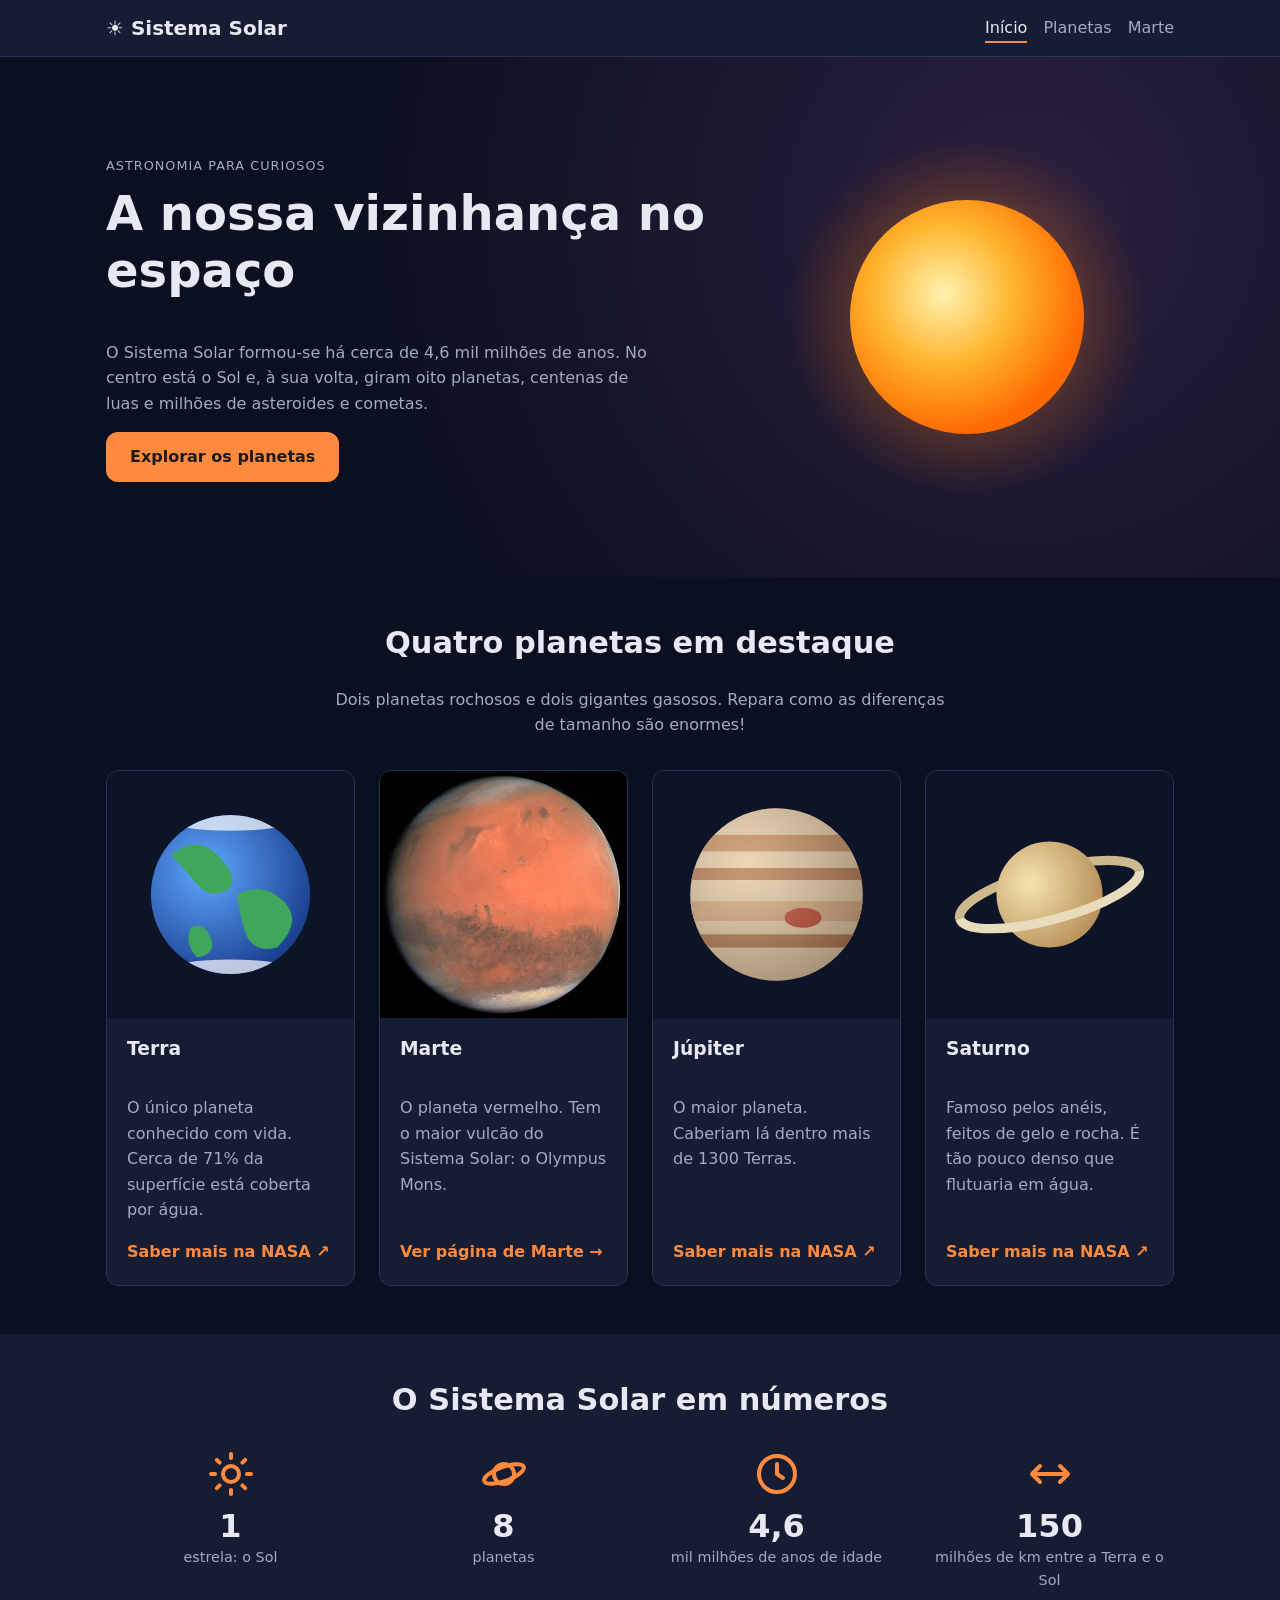
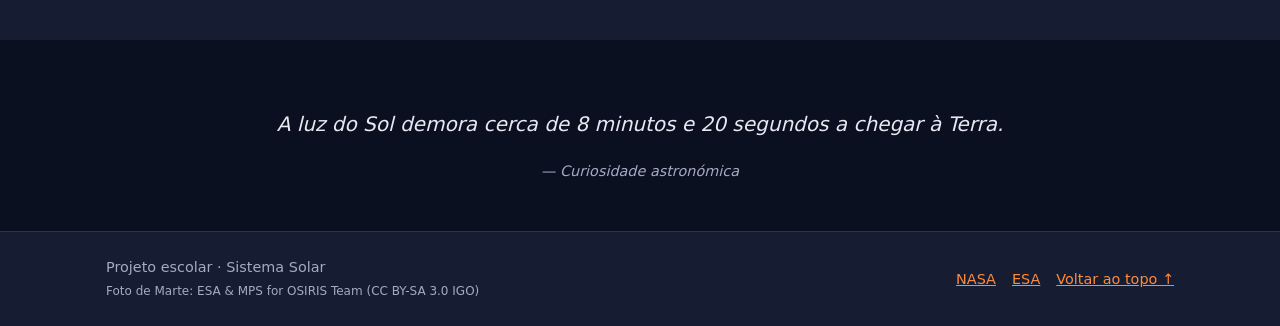
<file: web-turma2-main/sistema-solar/index.html>
<!doctype html>
<html lang="pt-PT">
  <head>
    <meta charset="UTF-8" />
    <meta name="viewport" content="width=device-width, initial-scale=1.0" />
    <meta
      name="description"
      content="Uma viagem pelos planetas do Sistema Solar."
    />
    <title>Sistema Solar | Início</title>
    <link rel="stylesheet" href="css/estilos.css" />
  </head>
  <body>
    <!-- ===== CABEÇALHO ===== -->
    <header class="cabecalho" id="topo">
      <div class="contentor cabecalho__interior">
        <a href="index.html" class="logo">☀ Sistema Solar</a>

        <!-- Navegação principal -->
        <nav aria-label="Navegação principal">
          <ul class="menu">
            <li>
              <a href="index.html" class="menu__link menu__link--ativo"
                >Início</a
              >
            </li>
            <li><a href="#planetas" class="menu__link">Planetas</a></li>
            <li><a href="marte.html" class="menu__link">Marte</a></li>
          </ul>
        </nav>
      </div>
    </header>

    <main>
      <!-- ===== SECÇÃO DE DESTAQUE (HERO) ===== -->
      <section class="hero">
        <div class="contentor hero__grelha">
          <div class="hero__texto">
            <p class="etiqueta">Astronomia para curiosos</p>
            <h1>A nossa vizinhança no espaço</h1>
            <p>
              O Sistema Solar formou-se há cerca de 4,6 mil milhões de anos. No
              centro está o Sol e, à sua volta, giram oito planetas, centenas de
              luas e milhões de asteroides e cometas.
            </p>
            <!-- Link com aspeto de botão -->
            <a href="#planetas" class="botao">Explorar os planetas</a>
          </div>

          <!-- Imagem: o atributo alt descreve a imagem para leitores de ecrã -->
          <img
            src="img/sol.svg"
            alt="Ilustração do Sol com um brilho alaranjado"
            class="hero__imagem"
            width="400"
            height="400"
          />
        </div>
      </section>

      <!-- ===== LISTA DE PLANETAS (CARTÕES) ===== -->
      <section id="planetas" class="seccao">
        <div class="contentor">
          <h2 class="seccao__titulo">Quatro planetas em destaque</h2>
          <p class="seccao__intro">
            Dois planetas rochosos e dois gigantes gasosos. Repara como as
            diferenças de tamanho são enormes!
          </p>

          <!-- Grelha de cartões: 1 coluna no telemóvel, 2 no tablet, 4 no computador -->
          <div class="grelha-cartoes">
            <article class="cartao">
              <img
                src="img/terra.svg"
                alt="Ilustração do planeta Terra"
                class="cartao__imagem"
                width="300"
                height="300"
              />
              <div class="cartao__corpo">
                <h3>Terra</h3>
                <p>
                  O único planeta conhecido com vida. Cerca de 71% da superfície
                  está coberta por água.
                </p>
                <a
                  href="https://science.nasa.gov/earth/"
                  target="_blank"
                  rel="noopener"
                  class="cartao__link"
                  >Saber mais na NASA ↗</a
                >
              </div>
            </article>

            <article class="cartao">
              <!-- Fotografia real (JPG) em vez de ilustração (SVG).
                 srcset: lista de versões da mesma imagem e a respetiva largura (w).
                 sizes: largura que a imagem vai ocupar no ecrã.
                 O browser escolhe o ficheiro mais leve que chegue para a qualidade. -->
              <img
                src="img/marte-osiris-400.jpg"
                srcset="
                  img/marte-osiris-400.jpg 400w,
                  img/marte-osiris-800.jpg 800w
                "
                sizes="(min-width: 1024px) 25vw, (min-width: 640px) 50vw, 100vw"
                alt="Fotografia de Marte tirada pela sonda Rosetta, com o planeta alaranjado sobre fundo negro"
                class="cartao__imagem cartao__imagem--foto"
                width="400"
                height="400"
                loading="lazy"
              />
              <div class="cartao__corpo">
                <h3>Marte</h3>
                <p>
                  O planeta vermelho. Tem o maior vulcão do Sistema Solar: o
                  Olympus Mons.
                </p>
                <!-- Link interno para a segunda página -->
                <a href="marte.html" class="cartao__link"
                  >Ver página de Marte →</a
                >
              </div>
            </article>

            <article class="cartao">
              <img
                src="img/jupiter.svg"
                alt="Ilustração de Júpiter com riscas e a Grande Mancha Vermelha"
                class="cartao__imagem"
                width="300"
                height="300"
              />
              <div class="cartao__corpo">
                <h3>Júpiter</h3>
                <p>O maior planeta. Caberiam lá dentro mais de 1300 Terras.</p>
                <a
                  href="https://science.nasa.gov/jupiter/"
                  target="_blank"
                  rel="noopener"
                  class="cartao__link"
                  >Saber mais na NASA ↗</a
                >
              </div>
            </article>

            <article class="cartao">
              <img
                src="img/saturno.svg"
                alt="Ilustração de Saturno com os seus anéis"
                class="cartao__imagem"
                width="300"
                height="300"
              />
              <div class="cartao__corpo">
                <h3>Saturno</h3>
                <p>
                  Famoso pelos anéis, feitos de gelo e rocha. É tão pouco denso
                  que flutuaria em água.
                </p>
                <a
                  href="https://science.nasa.gov/saturn/"
                  target="_blank"
                  rel="noopener"
                  class="cartao__link"
                  >Saber mais na NASA ↗</a
                >
              </div>
            </article>
          </div>
        </div>
      </section>

      <!-- ===== EM NÚMEROS (ÍCONES SVG) =====
         Os ícones estão escritos DIRETAMENTE no HTML (SVG "inline").
         Vantagens:
           - stroke="currentColor" faz o ícone usar a cor do texto (propriedade color no CSS);
           - o tamanho controla-se com width/height no CSS;
           - não há pedidos extra ao servidor.
         aria-hidden="true": o ícone é decorativo, os leitores de ecrã ignoram-no. -->
      <section class="seccao seccao--destaque" aria-labelledby="titulo-numeros">
        <div class="contentor">
          <h2 class="seccao__titulo" id="titulo-numeros">
            O Sistema Solar em números
          </h2>

          <ul class="grelha-numeros">
            <li class="numero">
              <svg
                class="icone"
                viewBox="0 0 24 24"
                aria-hidden="true"
                fill="none"
                stroke="currentColor"
                stroke-width="2"
                stroke-linecap="round"
              >
                <circle cx="12" cy="12" r="4" />
                <path
                  d="M12 2v2M12 20v2M2 12h2M20 12h2M4.9 4.9l1.4 1.4M17.7 17.7l1.4 1.4M4.9 19.1l1.4-1.4M17.7 6.3l1.4-1.4"
                />
              </svg>
              <strong class="numero__valor">1</strong>
              <span class="numero__legenda">estrela: o Sol</span>
            </li>

            <li class="numero">
              <svg
                class="icone"
                viewBox="0 0 24 24"
                aria-hidden="true"
                fill="none"
                stroke="currentColor"
                stroke-width="2"
                stroke-linecap="round"
              >
                <circle cx="12" cy="12" r="5" />
                <ellipse
                  cx="12"
                  cy="12"
                  rx="10.5"
                  ry="3.5"
                  transform="rotate(-20 12 12)"
                />
              </svg>
              <strong class="numero__valor">8</strong>
              <span class="numero__legenda">planetas</span>
            </li>

            <li class="numero">
              <svg
                class="icone"
                viewBox="0 0 24 24"
                aria-hidden="true"
                fill="none"
                stroke="currentColor"
                stroke-width="2"
                stroke-linecap="round"
                stroke-linejoin="round"
              >
                <circle cx="12" cy="12" r="9" />
                <path d="M12 7v5l3 2" />
              </svg>
              <strong class="numero__valor">4,6</strong>
              <span class="numero__legenda">mil milhões de anos de idade</span>
            </li>

            <li class="numero">
              <svg
                class="icone"
                viewBox="0 0 24 24"
                aria-hidden="true"
                fill="none"
                stroke="currentColor"
                stroke-width="2"
                stroke-linecap="round"
                stroke-linejoin="round"
              >
                <path d="M3 12h18M7 8l-4 4 4 4M17 8l4 4-4 4" />
              </svg>
              <strong class="numero__valor">150</strong>
              <span class="numero__legenda"
                >milhões de km entre a Terra e o Sol</span
              >
            </li>
          </ul>
        </div>
      </section>

      <!-- ===== CURIOSIDADE ===== -->
      <section class="seccao">
        <div class="contentor">
          <blockquote class="citacao">
            <p>
              A luz do Sol demora cerca de 8 minutos e 20 segundos a chegar à
              Terra.
            </p>
            <cite>— Curiosidade astronómica</cite>
          </blockquote>
        </div>
      </section>
    </main>

    <!-- ===== RODAPÉ ===== -->
    <footer class="rodape">
      <div class="contentor rodape__interior">
        <p>
          Projeto escolar · Sistema Solar<br />
          <small
            >Foto de Marte: ESA &amp; MPS for OSIRIS Team (CC BY-SA 3.0
            IGO)</small
          >
        </p>
        <ul class="rodape__links">
          <li>
            <a
              href="https://science.nasa.gov/solar-system/"
              target="_blank"
              rel="noopener"
              >NASA</a
            >
          </li>
          <li>
            <a
              href="https://www.esa.int/Science_Exploration/Space_Science"
              target="_blank"
              rel="noopener"
              >ESA</a
            >
          </li>
          <li><a href="#topo">Voltar ao topo ↑</a></li>
        </ul>
      </div>
    </footer>
  </body>
</html>
</file>
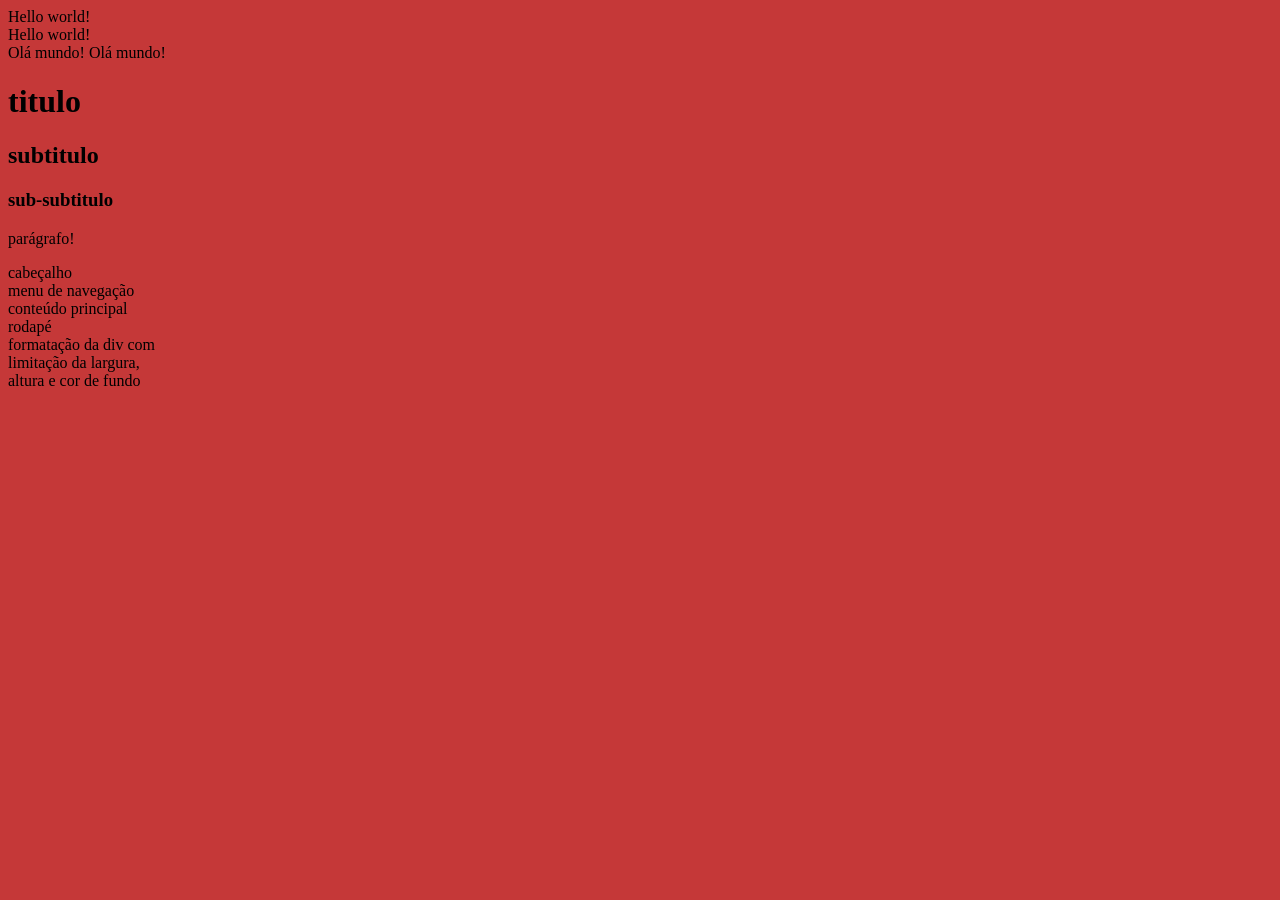
<file: aula1.html>
<!doctype html>
<html lang="pt">
  <head>
    <meta charset="UTF-8" />
    <meta name="viewport" content="width=device-width, initial-scale=1.0" />
    <title>Aula 1</title>
  </head>
  <body style="background-color: rgb(197, 56, 56)">
    <div>Hello world!</div>
    <div>Hello world!</div>
    <!-- uma div trabalha em blocks, ou seja, ocupa toda a largura disponível -->

    <span>Olá mundo!</span>
    <span>Olá mundo!</span>
    <!-- um span trabalha em inline, ou seja, ocupa apenas o espaço necessário -->

    <!-- formatação de texto por defeito -->
    <h1>titulo</h1>
    <h2>subtitulo</h2>
    <h3>sub-subtitulo</h3>
    <p>parágrafo!</p>

    <!--  semântica  -->
    <header>cabeçalho</header>
    <nav>menu de navegação</nav>
    <main>conteúdo principal</main>
    <footer>rodapé</footer>

    <div style="width: 150px; height: 100px">
      formatação da div com limitação da largura, altura e cor de fundo
    </div>
  </body>
</html>
</file>
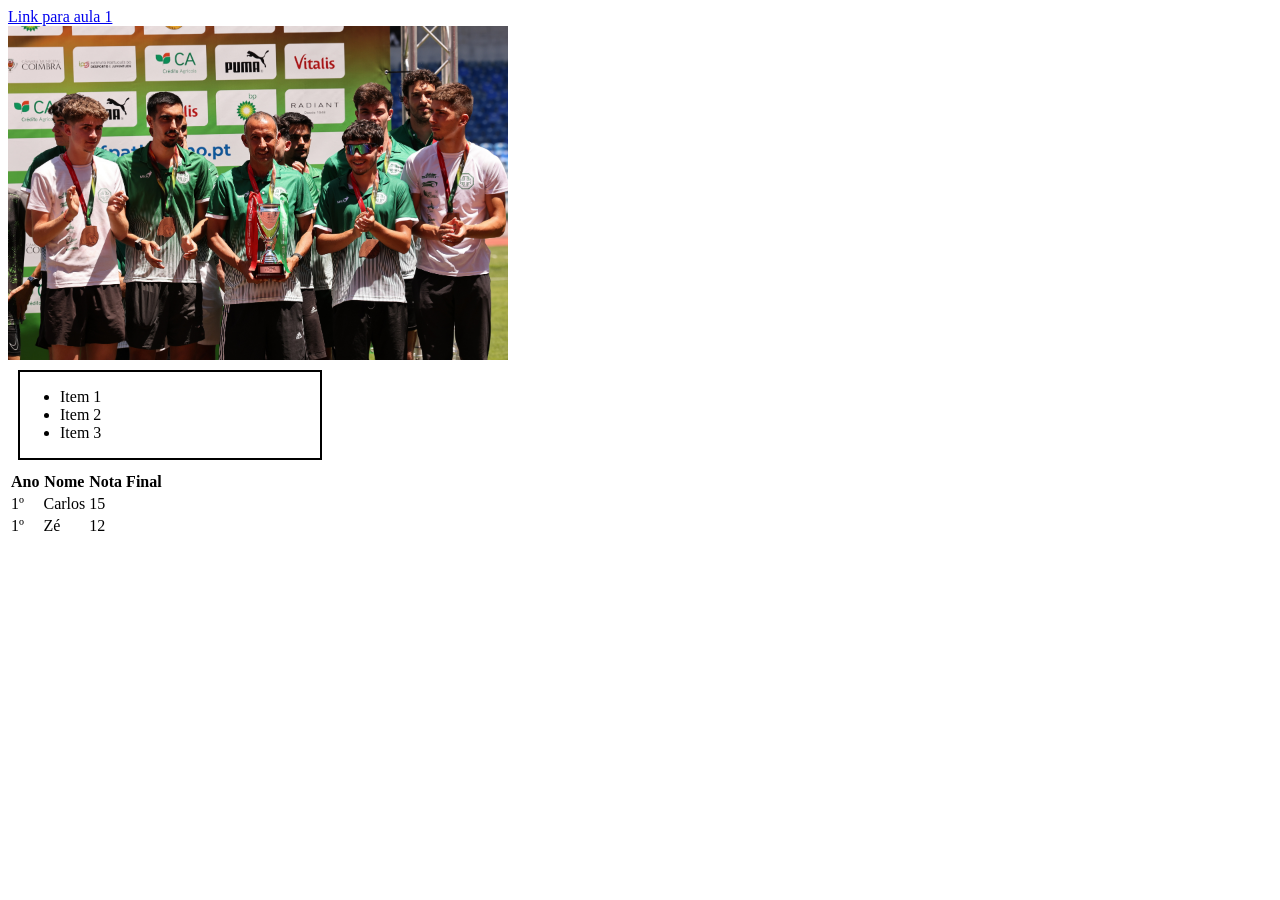
<file: aula2.html>
<html>
  <head>
    <meta charset="UTF-8" />
    <meta name="viewport" content="width=device-width, initial-scale=1.0" />
    <title>Aula 2</title>
    <style>
      .div-300 {
        width: 300px;
        border: solid black 2px !important;
        /* o elemento "!important" sobrescreve outras regras CSS */
        margin: 10px;
      }
    </style>
  </head>
  <body>
    <nav>
      <a href="aula1.html" target="_blank">Link para aula 1</a>
      <!-- o atributo "href" é do tipo inline e serve para criar links -->
      <!-- target="_blank" abre o link em uma nova aba -->
    </nav>

    <div style="width: 500px">
      <img
        src="imagens_aulas/MARC1911.JPG"
        alt="podio GRE clubes 3ª divisão"
        style="width: 100%"
      />
      <!-- o atributo "src" é do tipo inline e serve para indicar a localização da imagem -->
      <!-- o atributo "alt" é do tipo inline e serve para indicar uma descrição da imagem -->
    </div>

    <div class="div-300">
      <ul>
        <li>Item 1</li>
        <li>Item 2</li>
        <li>Item 3</li>
      </ul>
      <!-- o atributo ul serve para criar listas não ordenadas -->
    </div>

    <div>
      <table>
        <tr>
          <th>Ano</th>
          <th>Nome</th>
          <th>Nota Final</th>
        </tr>
        <tr>
          <td>1º</td>
          <td>Carlos</td>
          <td>15</td>
        </tr>
        <tr>
          <td>1º</td>
          <td>Zé</td>
          <td>12</td>
        </tr>
      </table>
    </div>
  </body>
</html>
</file>
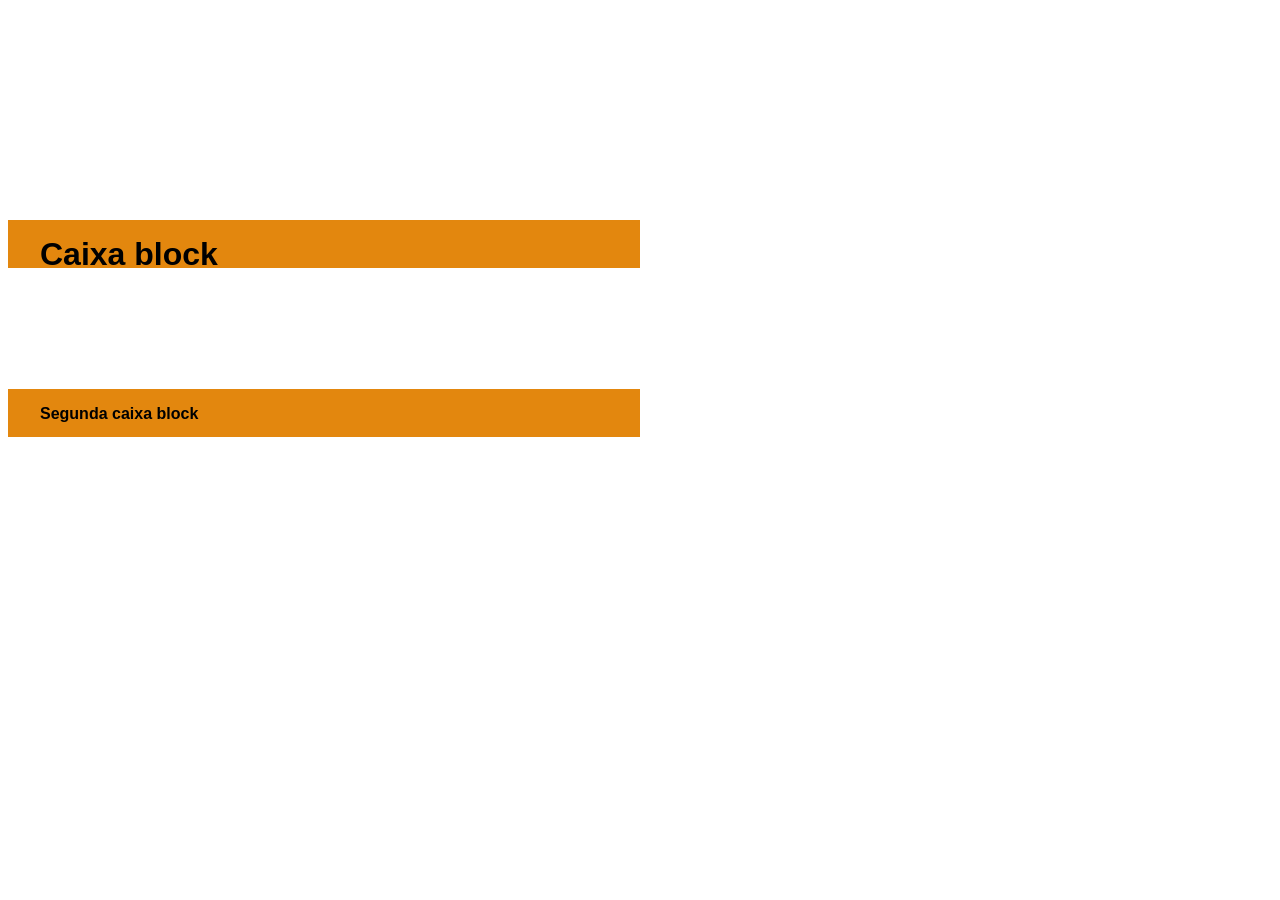
<file: aula3.html>
<!doctype html>
<html lang="pt">
  <head>
    <meta charset="UTF-8" />
    <meta name="viewport" content="width=device-width, initial-scale=1.0" />
    <title>Aula 3</title>
    <style>
      #teste-caixa1,
      #teste-caixa2 {
        display: inline-block;

        width: 50%;
        height: 3rem;
        padding: 1rem 2rem;
        box-sizing: border-box;
        background-color: rgb(227, 135, 14);
        margin-top: 120px;

        font-family: Verdana, sans-serif;
        font-size: 2rem;
        font-weight: bolder;
        color: black;
      }
      #teste-caixa2 {
        font-size: 1rem;
        font-weight: bolder;
      }
    </style>
  </head>
  <body>
    <div style="margin-top: 100px">
      <div id="teste-caixa1">Caixa block</div>
      <!---->
      <div id="teste-caixa2">Segunda caixa block</div>
    </div>
  </body>
</html>
</file>
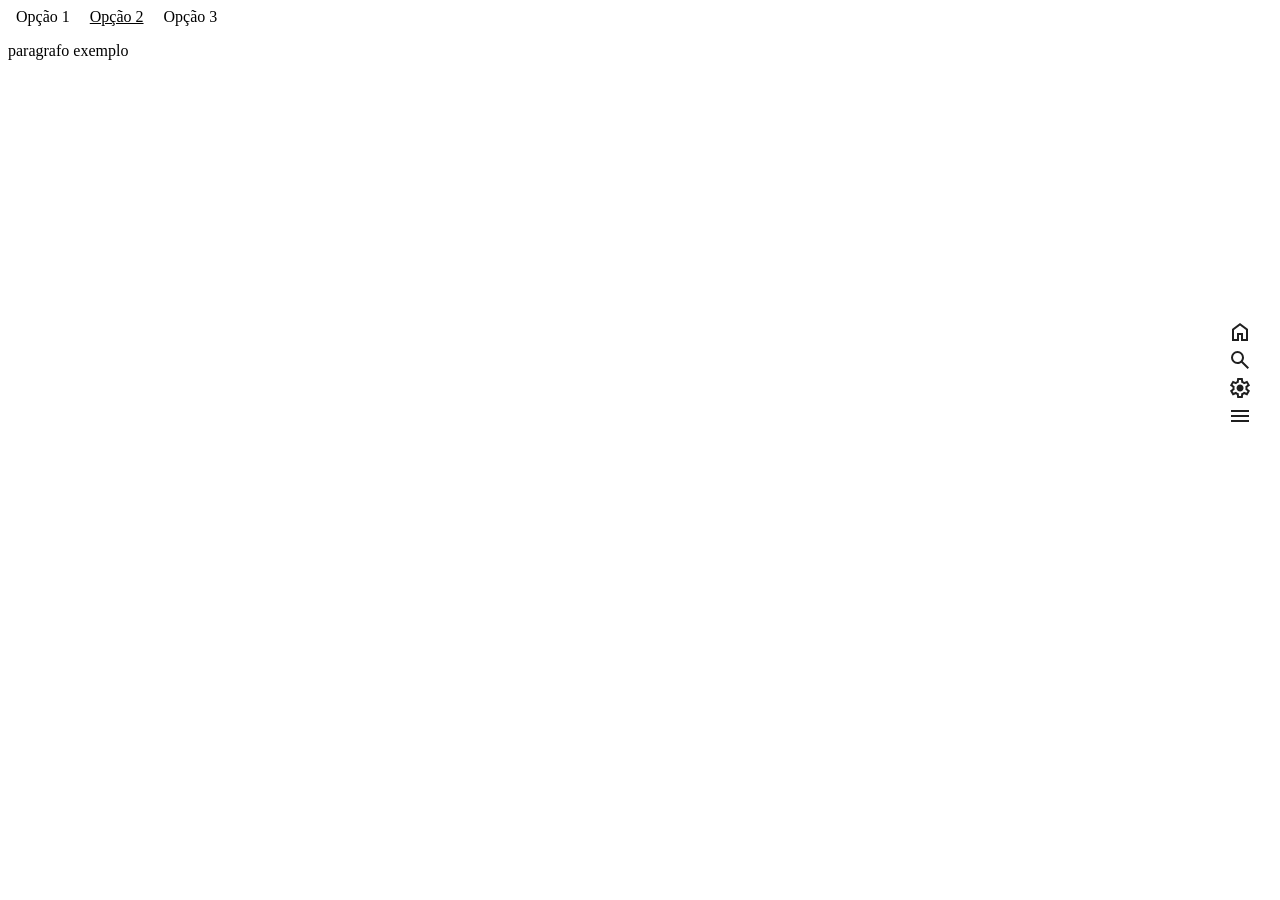
<file: aula4.html>
<!doctype html>
<html lang="pt">
  <head>
    <meta charset="UTF-8" />
    <meta name="viewport" content="width=device-width, initial-scale=1.0" />
    <title>Document</title>
    <link rel="stylesheet" href="css/aula4.css?v1" />
  </head>
  <body>
    <nav>
      <a class="nav-link" href="#">Opção 1</a>
      <a class="nav-link ativo" href="#">Opção 2</a>
      <a class="nav-link" href="#">Opção 3</a>
    </nav>
    <div>
      <p>paragrafo exemplo</p>
    </div>
    <div id="nav-menu">
      
      <div>
        <img
          src="imagens_aulas/icons/home_24dp_1F1F1F_FILL0_wght400_GRAD0_opsz24.svg"
          alt="home"
        />
      </div>
      <div>
        <img
          src="imagens_aulas/icons/search_24dp_1F1F1F_FILL0_wght400_GRAD0_opsz24.svg"
          alt="search"
        />
      </div>
      <div>
        <img
          src="imagens_aulas/icons/settings_24dp_1F1F1F_FILL0_wght400_GRAD0_opsz24.svg"
          alt="settings"
        />
      </div>
        <div>
            <img
            src="imagens_aulas/icons/menu_24dp_1F1F1F_FILL0_wght400_GRAD0_opsz24.svg"
            alt="menu"
            />
        </div>
      </div>
    </div>
  </body>
</html>
</file>
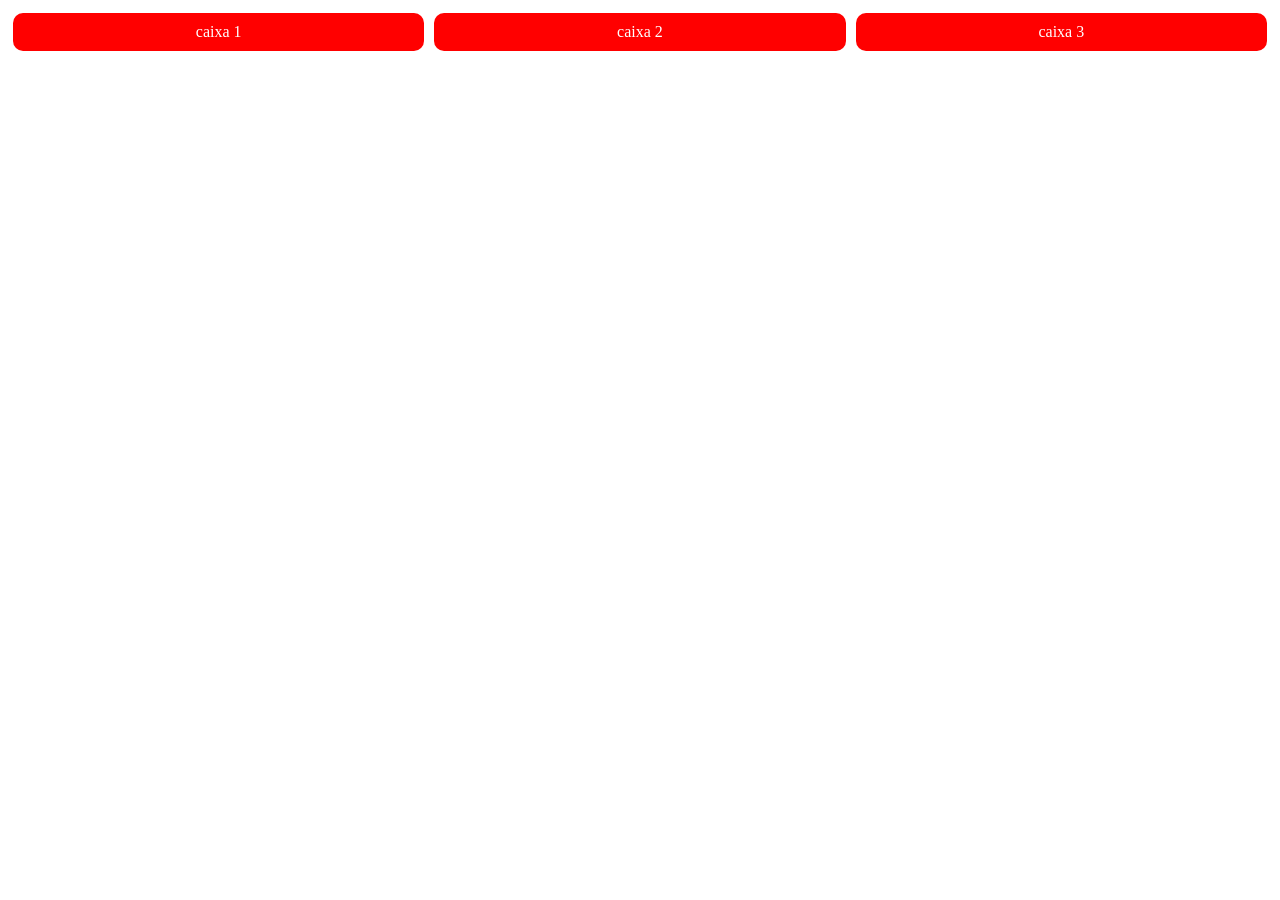
<file: aula5.html>
<!doctype html>
<html lang="pt">
  <head>
    <meta charset="UTF-8" />
    <meta name="viewport" content="width=device-width, initial-scale=1.0" />
    <title>Aula 5</title>

    <style>
      * {
        box-sizing: border-box;
      }
      #equipa {
        display: flex;
        flex-direction: row;
        justify-content: space-between; /* distribui o espaço entre os elementos no eixo x */
        align-items: center; /* alinha os elementos no eixo y */
      }
      .caixa {
        color: white;
        text-align: center;
        background-color: red;
        border-radius: 10px;
        padding: 10px;
        margin: 5px;

        flex-grow: 1; /* permite que as caixas cresçam igualmente */
      }
    </style>
  </head>
  <body>
    <div id="equipa">
      <div class="caixa">caixa 1</div>
      <div class="caixa">caixa 2</div>
      <div class="caixa">caixa 3</div>
    </div>
  </body>
</html>
</file>
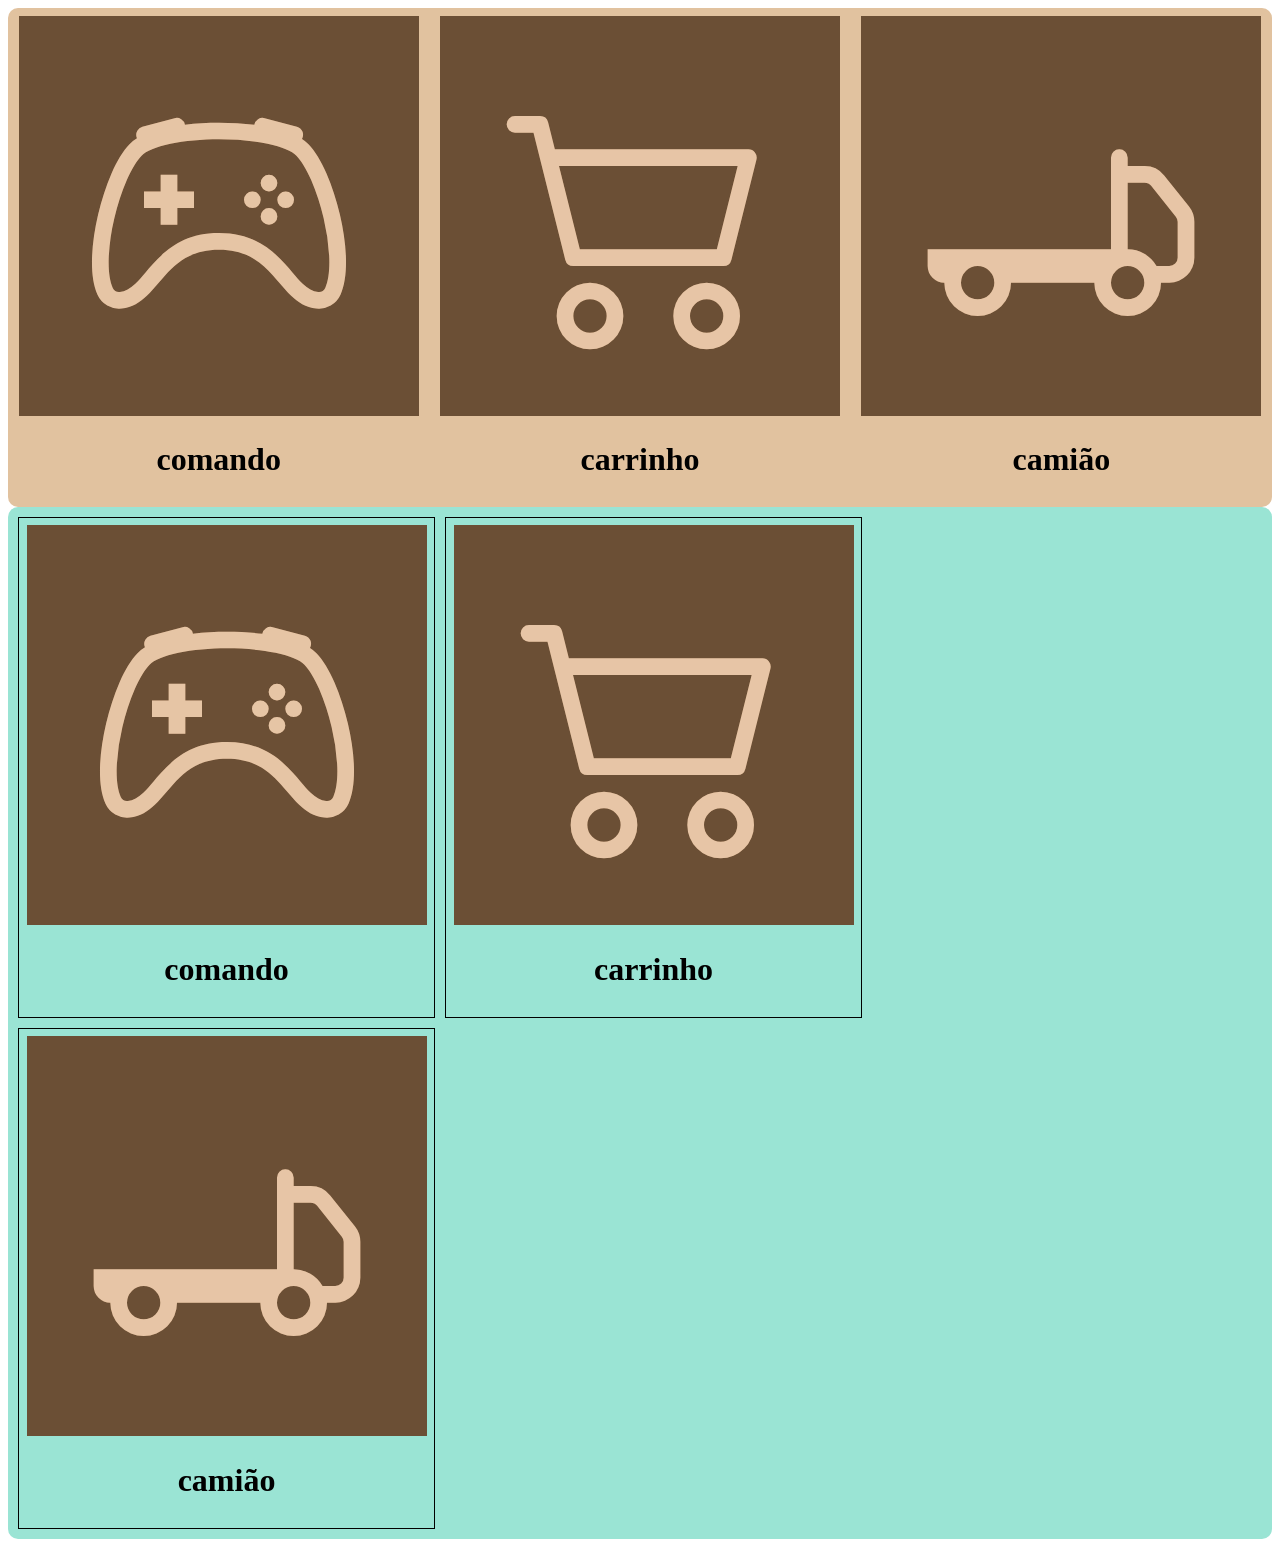
<file: aula6.html>
<!doctype html>
<html lang="pt">
  <head>
    <meta charset="UTF-8" />
    <meta name="viewport" content="width=device-width, initial-scale=1.0" />
    <title>aula 6</title>
    <style>
      #avatar {
        display: flex;
        flex-direction: column;
        justify-content: space-around;
        align-items: center;
        flex-wrap: wrap;

        background-color: #e1c29f;
        border-radius: 10px;
      }
      .box {
        text-align: center;
        padding: 7.5px;
      }
      @media (min-width: 640px) {
        #avatar {
          flex-direction: row;
        }
      }
      #avatar-grid {
        display: grid;
        grid-template-columns: 1fr;
        gap: 10px;
        background-color: #9ae4d4;
        border-radius: 10px;
        padding: 10px;
      }
      .box-grid {
        text-align: center;
        padding: 7.5px;
        border: 1px solid black;
      }
      @media (min-width: 640px) {
        #avatar-grid {
          display: flex;
          flex-wrap: wrap;
          align-items: center;
        }
      }
    </style>
  </head>
  <body>
    <div id="avatar">
      <div class="box">
        <img src="imagens_aulas/avatares/avatar1.svg" alt="avatar1" />
        <h1>comando</h1>
      </div>
      <div class="box">
        <img src="imagens_aulas/avatares/avatar2.svg" alt="avatar2" />
        <h1>carrinho</h1>
      </div>
      <div class="box">
        <img src="imagens_aulas/avatares/avatar3.svg" alt="avatar3" />
        <h1>camião</h1>
      </div>
    </div>

    <div id="avatar-grid">
      <div class="box-grid">
        <img src="imagens_aulas/avatares/avatar1.svg" alt="avatar1" />
        <h1>comando</h1>
      </div>
      <div class="box-grid">
        <img src="imagens_aulas/avatares/avatar2.svg" alt="avatar2" />
        <h1>carrinho</h1>
      </div>
      <div class="box-grid">
        <img src="imagens_aulas/avatares/avatar3.svg" alt="avatar3" />
        <h1>camião</h1>
      </div>
    </div>
  </body>
</html>
</file>
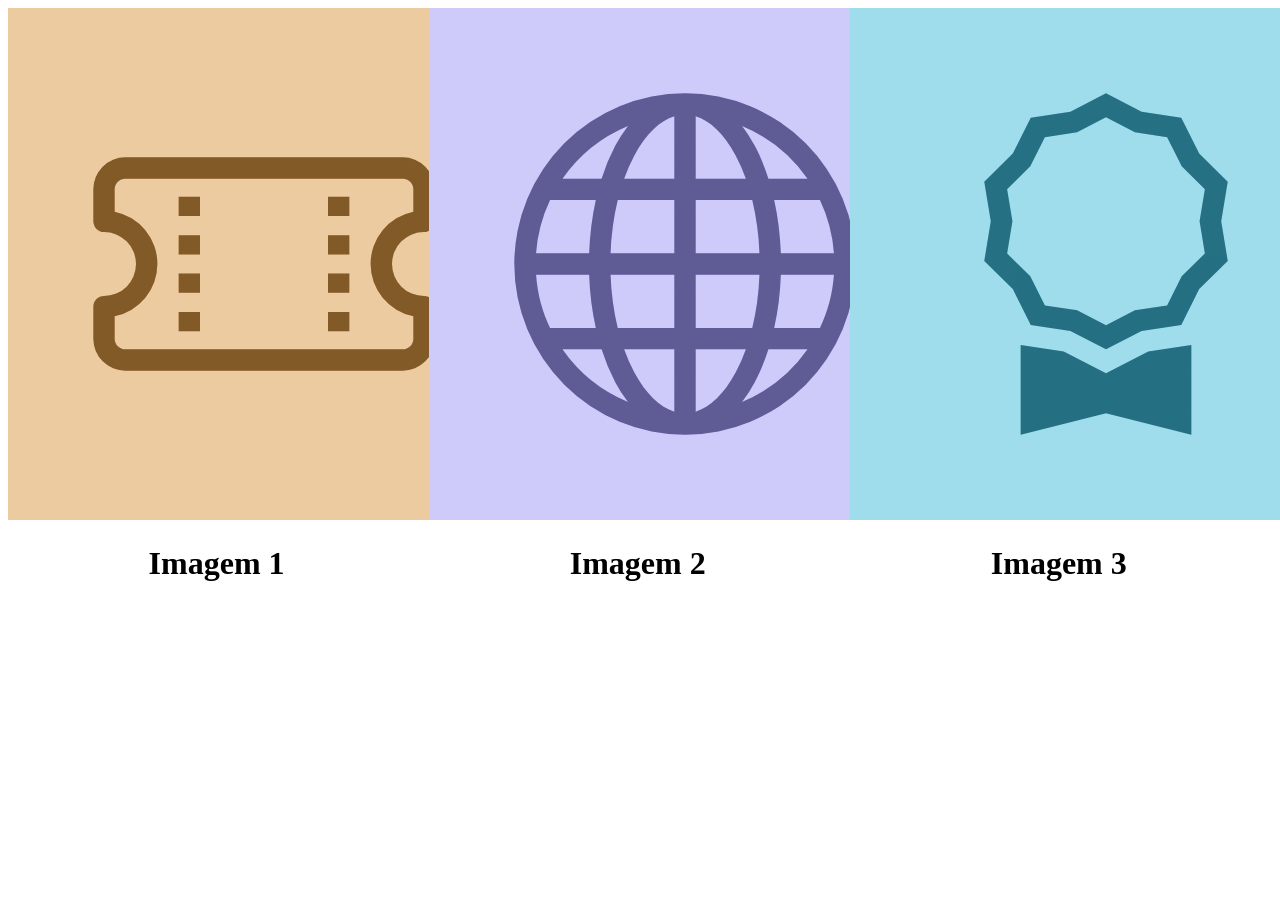
<file: svg-images.html>
<!doctype html>
<html lang="pt">
  <head>
    <meta charset="UTF-8" />
    <meta name="viewport" content="width=device-width, initial-scale=1.0" />
    <title>Desafio SVG</title>
    <style>
      #definicoes-svg1,
      #definicoes-svg2,
      #definicoes-svg3 {
        display: inline-block;
        width: 33%;
        box-sizing: border-box;
        text-align: center;
      }
    </style>
  </head>
  <body>
    <div id="definicoes-svg1">
      <svg
        xmlns="http://www.w3.org/2000/svg"
        viewBox="0 0 24 24"
        fill="none"
        shape-rendering="auto"
        aria-hidden="true"
        width="512"
        height="512"
      >
        <metadata
          xmlns:rdf="http://www.w3.org/1999/02/22-rdf-syntax-ns#"
          xmlns:xsi="http://www.w3.org/2001/XMLSchema-instance"
          xmlns:dc="http://purl.org/dc/elements/1.1/"
          xmlns:dcterms="http://purl.org/dc/terms/"
        >
          <rdf:RDF
            ><rdf:Description
              ><dc:title>Bootstrap Icons</dc:title
              ><dc:creator>The Bootstrap Authors</dc:creator
              ><dc:source xsi:type="dcterms:URI"
                >https://github.com/twbs/icons</dc:source
              ><dcterms:license xsi:type="dcterms:URI"
                >https://github.com/twbs/icons/blob/main/LICENSE</dcterms:license
              ><dc:rights
                >“Bootstrap Icons” (https://github.com/twbs/icons) by “The
                Bootstrap Authors”, licensed under “MIT”
                (https://github.com/twbs/icons/blob/main/LICENSE)</dc:rights
              ></rdf:Description
            ></rdf:RDF
          >
        </metadata>
        <defs>
          <g id="icon-ticketPerforated-b82728cf">
            <path
              d="M4 4.85v.9h1v-.9zm7 0v.9h1v-.9zm-7 1.8v.9h1v-.9zm7 0v.9h1v-.9zm-7 1.8v.9h1v-.9zm7 0v.9h1v-.9zm-7 1.8v.9h1v-.9zm7 0v.9h1v-.9z"
              fill="#000000"
            />
            <path
              d="M1.5 3A1.5 1.5 0 0 0 0 4.5V6a.5.5 0 0 0 .5.5 1.5 1.5 0 0 1 0 3 .5.5 0 0 0-.5.5v1.5A1.5 1.5 0 0 0 1.5 13h13a1.5 1.5 0 0 0 1.5-1.5V10a.5.5 0 0 0-.5-.5 1.5 1.5 0 0 1 0-3A.5.5 0 0 0 16 6V4.5A1.5 1.5 0 0 0 14.5 3zM1 4.5a.5.5 0 0 1 .5-.5h13a.5.5 0 0 1 .5.5v1.05a2.5 2.5 0 0 0 0 4.9v1.05a.5.5 0 0 1-.5.5h-13a.5.5 0 0 1-.5-.5v-1.05a2.5 2.5 0 0 0 0-4.9z"
              fill="#000000"
            />
          </g>
          <clipPath id="clip-b82728cf">
            <rect width="24" height="24" rx="0" ry="0" />
          </clipPath>
        </defs>
        <g clip-path="url(#clip-b82728cf)">
          <rect width="24" height="24" fill="#edcba1" />
          <g transform="translate(4 4)" style="mix-blend-mode: overlay">
            <use href="#icon-ticketPerforated-b82728cf" />
          </g>
          <g transform="translate(4 4)" opacity=".4">
            <use href="#icon-ticketPerforated-b82728cf" />
          </g>
        </g>
      </svg>
      <h1>Imagem 1</h1>
    </div>
    <div id="definicoes-svg2">
      <svg
        xmlns="http://www.w3.org/2000/svg"
        viewBox="0 0 24 24"
        fill="none"
        shape-rendering="auto"
        aria-hidden="true"
        width="512"
        height="512"
      >
        <metadata
          xmlns:rdf="http://www.w3.org/1999/02/22-rdf-syntax-ns#"
          xmlns:xsi="http://www.w3.org/2001/XMLSchema-instance"
          xmlns:dc="http://purl.org/dc/elements/1.1/"
          xmlns:dcterms="http://purl.org/dc/terms/"
        >
          <rdf:RDF
            ><rdf:Description
              ><dc:title>Bootstrap Icons</dc:title
              ><dc:creator>The Bootstrap Authors</dc:creator
              ><dc:source xsi:type="dcterms:URI"
                >https://github.com/twbs/icons</dc:source
              ><dcterms:license xsi:type="dcterms:URI"
                >https://github.com/twbs/icons/blob/main/LICENSE</dcterms:license
              ><dc:rights
                >“Bootstrap Icons” (https://github.com/twbs/icons) by “The
                Bootstrap Authors”, licensed under “MIT”
                (https://github.com/twbs/icons/blob/main/LICENSE)</dc:rights
              ></rdf:Description
            ></rdf:RDF
          >
        </metadata>
        <defs>
          <g id="icon-globe-208177ee">
            <path
              d="M0 8a8 8 0 1 1 16 0A8 8 0 0 1 0 8m7.5-6.923c-.67.204-1.335.82-1.887 1.855A8 8 0 0 0 5.145 4H7.5zM4.09 4q.25-.798.64-1.539a7 7 0 0 1 .597-.933A7.03 7.03 0 0 0 2.255 4zm-.582 3.5c.03-.877.138-1.718.312-2.5H1.674a7 7 0 0 0-.656 2.5zM4.847 5a12.5 12.5 0 0 0-.338 2.5H7.5V5zM8.5 5v2.5h2.99c-.028-.843-.14-1.68-.337-2.5zM4.51 8.5c.028.843.14 1.68.337 2.5H7.5V8.5zm3.99 0V11h2.653c.187-.765.306-1.608.338-2.5zM5.145 12q.208.58.468 1.068c.552 1.035 1.218 1.65 1.887 1.855V12zm.182 2.472a7 7 0 0 1-.597-.933A9.3 9.3 0 0 1 4.09 12H2.255a7 7 0 0 0 3.072 2.472M3.82 11a13.7 13.7 0 0 1-.312-2.5h-2.49c.062.89.291 1.733.656 2.5zm6.853 3.472A7.03 7.03 0 0 0 13.745 12H11.91a9.3 9.3 0 0 1-.64 1.539 7 7 0 0 1-.597.933M8.5 12v2.923c.67-.204 1.335-.82 1.887-1.855q.26-.487.468-1.068zm3.68-1h2.146c.365-.767.594-1.61.656-2.5h-2.49a13.7 13.7 0 0 1-.312 2.5m2.802-3.5a7 7 0 0 0-.656-2.5H12.18c.174.782.282 1.623.312 2.5zM11.27 2.461c.247.464.462.98.64 1.539h1.835a7 7 0 0 0-3.072-2.472c.218.284.418.598.597.933M10.855 4a8 8 0 0 0-.468-1.068C9.835 1.897 9.17 1.282 8.5 1.077V4z"
              fill="#000000"
            />
          </g>
          <clipPath id="clip-208177ee">
            <rect width="24" height="24" rx="0" ry="0" />
          </clipPath>
        </defs>
        <g clip-path="url(#clip-208177ee)">
          <rect width="24" height="24" fill="#cecbfb" />
          <g transform="translate(4 4)" style="mix-blend-mode: overlay">
            <use href="#icon-globe-208177ee" />
          </g>
          <g transform="translate(4 4)" opacity=".4">
            <use href="#icon-globe-208177ee" />
          </g>
        </g>
      </svg>
      <h1>Imagem 2</h1>
    </div>
    <div id="definicoes-svg3">
      <svg
        xmlns="http://www.w3.org/2000/svg"
        viewBox="0 0 24 24"
        fill="none"
        shape-rendering="auto"
        aria-hidden="true"
        width="512"
        height="512"
      >
        <metadata
          xmlns:rdf="http://www.w3.org/1999/02/22-rdf-syntax-ns#"
          xmlns:xsi="http://www.w3.org/2001/XMLSchema-instance"
          xmlns:dc="http://purl.org/dc/elements/1.1/"
          xmlns:dcterms="http://purl.org/dc/terms/"
        >
          <rdf:RDF
            ><rdf:Description
              ><dc:title>Bootstrap Icons</dc:title
              ><dc:creator>The Bootstrap Authors</dc:creator
              ><dc:source xsi:type="dcterms:URI"
                >https://github.com/twbs/icons</dc:source
              ><dcterms:license xsi:type="dcterms:URI"
                >https://github.com/twbs/icons/blob/main/LICENSE</dcterms:license
              ><dc:rights
                >“Bootstrap Icons” (https://github.com/twbs/icons) by “The
                Bootstrap Authors”, licensed under “MIT”
                (https://github.com/twbs/icons/blob/main/LICENSE)</dc:rights
              ></rdf:Description
            ></rdf:RDF
          >
        </metadata>
        <defs>
          <g id="icon-award-b3a27c4b">
            <path
              d="M9.669.864 8 0 6.331.864l-1.858.282-.842 1.68-1.337 1.32L2.6 6l-.306 1.854 1.337 1.32.842 1.68 1.858.282L8 12l1.669-.864 1.858-.282.842-1.68 1.337-1.32L13.4 6l.306-1.854-1.337-1.32-.842-1.68zm1.196 1.193.684 1.365 1.086 1.072L12.387 6l.248 1.506-1.086 1.072-.684 1.365-1.51.229L8 10.874l-1.355-.702-1.51-.229-.684-1.365-1.086-1.072L3.614 6l-.25-1.506 1.087-1.072.684-1.365 1.51-.229L8 1.126l1.356.702z"
              fill="#000000"
            />
            <path
              d="M4 11.794V16l4-1 4 1v-4.206l-2.018.306L8 13.126 6.018 12.1z"
              fill="#000000"
            />
          </g>
          <clipPath id="clip-b3a27c4b">
            <rect width="24" height="24" rx="0" ry="0" />
          </clipPath>
        </defs>
        <g clip-path="url(#clip-b3a27c4b)">
          <rect width="24" height="24" fill="#9fdded" />
          <g transform="translate(4 4)" style="mix-blend-mode: overlay">
            <use href="#icon-award-b3a27c4b" />
          </g>
          <g transform="translate(4 4)" opacity=".4">
            <use href="#icon-award-b3a27c4b" />
          </g>
        </g>
      </svg>
      <h1>Imagem 3</h1>
    </div>
  </body>
</html>
</file>
<file: web-turma2-main/sistema-solar/css/estilos.css>
/* =========================================================
   ESTILOS DO SITE "SISTEMA SOLAR"
   Abordagem: MOBILE FIRST
   -> Escrevemos primeiro os estilos para ecrãs pequenos.
   -> Depois, com @media (min-width: ...), acrescentamos
      ajustes para ecrãs maiores.
   (Esta é exatamente a lógica do Tailwind: md:, lg:, ...)
   ========================================================= */


/* ---------- 1. VARIÁVEIS (cores, espaçamentos) ----------*/
:root {
  --cor-fundo: #0b1020;
  --cor-superficie: #161d33;
  --cor-texto: #e6e9f2;
  --cor-texto-suave: #a3abc2;
  --cor-destaque: #ff8a3d;      /* laranja "solar" */
  --cor-destaque-escura: #e06a1c;
  --cor-borda: #2a3352;

  --raio: 12px;                 /* cantos arredondados */
  --largura-max: 1100px;        /* largura máxima do conteúdo */
  --fonte: system-ui, -apple-system, "Segoe UI", Roboto, sans-serif;
}


/* ---------- 2. RESET BÁSICO ---------- */
*,
*::before,
*::after {
  box-sizing: border-box;       /* padding e border contam na largura */
}

body {
  margin: 0;
  font-family: var(--fonte);
  font-size: 1rem;
  line-height: 1.6;
  color: var(--cor-texto);
  background-color: var(--cor-fundo);
}

/* Imagens responsivas: nunca ultrapassam o contentor */
img {
  max-width: 100%;
  height: auto;
  display: block;
}

h1, h2, h3 {
  line-height: 1.2;
  margin-top: 0;
}

/* Tamanho de letra fluido: clamp(mínimo, ideal, máximo) */
h1 { font-size: clamp(1.8rem, 5vw, 3rem); }
h2 { font-size: clamp(1.4rem, 3vw, 1.9rem); }

a {
  color: var(--cor-destaque);
}

a:hover,
a:focus {
  color: #ffb27a;
}

html {
  scroll-behavior: smooth;      /* deslocamento suave nas âncoras (#) */
}


/* ---------- 3. CONTENTOR ----------
   Centra o conteúdo e limita a largura. */
.contentor {
  width: 100%;
  max-width: var(--largura-max);
  margin-left: auto;
  margin-right: auto;
  padding-left: 1rem;
  padding-right: 1rem;
}


/* ---------- 4. CABEÇALHO E MENU ---------- */
.cabecalho {
  background-color: var(--cor-superficie);
  border-bottom: 1px solid var(--cor-borda);
  position: sticky;             /* fica preso no topo ao fazer scroll */
  top: 0;
  z-index: 10;
}

.cabecalho__interior {
  display: flex;
  flex-direction: column;       /* telemóvel: logo em cima, menu em baixo */
  align-items: center;
  gap: 0.5rem;
  padding-top: 0.75rem;
  padding-bottom: 0.75rem;
}

.logo {
  font-size: 1.25rem;
  font-weight: 700;
  color: var(--cor-texto);
  text-decoration: none;
}

.menu {
  list-style: none;
  margin: 0;
  padding: 0;
  display: flex;
  gap: 1rem;
}

.menu__link {
  color: var(--cor-texto-suave);
  text-decoration: none;
  padding: 0.25rem 0;
  border-bottom: 2px solid transparent;
}

.menu__link:hover,
.menu__link--ativo {
  color: var(--cor-texto);
  border-bottom-color: var(--cor-destaque);
}


/* ---------- 5. COMPONENTES REUTILIZÁVEIS ---------- */
.etiqueta {
  display: inline-block;
  font-size: 0.8rem;
  text-transform: uppercase;
  letter-spacing: 0.08em;
  color: var(--cor-destaque);
  margin: 0 0 0.5rem;
}

.botao {
  display: inline-block;
  background-color: var(--cor-destaque);
  color: #1a1a1a;
  font-weight: 600;
  text-decoration: none;
  padding: 0.75rem 1.5rem;
  border-radius: var(--raio);
  transition: background-color 0.2s;
}

.botao:hover,
.botao:focus {
  background-color: var(--cor-destaque-escura);
  color: #fff;
}

.botao--largo {
  display: block;
  text-align: center;
  margin-top: 1.5rem;
}


/* ---------- 6. HERO (página inicial) ---------- */
.hero {
  padding: 3rem 0;
  background: radial-gradient(circle at 80% 30%, #2a1f3d, var(--cor-fundo) 60%);
}

.hero__grelha {
  display: grid;
  grid-template-columns: 1fr;   /* telemóvel: 1 coluna */
  gap: 2rem;
  align-items: center;
}

.hero__texto p {
  color: var(--cor-texto-suave);
  max-width: 55ch;              /* linhas com no máximo ~55 caracteres */
}

.hero__imagem {
  width: 70%;
  max-width: 360px;
  margin: 0 auto;
  order: -1;                    /* no telemóvel a imagem aparece primeiro */
}


/* ---------- 7. SECÇÕES ---------- */
.seccao {
  padding: 3rem 0;
}

.seccao__titulo {
  text-align: center;
}

.seccao__intro {
  text-align: center;
  color: var(--cor-texto-suave);
  max-width: 60ch;
  margin: 0 auto 2rem;
}

.seccao--destaque {
  background-color: var(--cor-superficie);
}

.citacao {
  margin: 0;
  text-align: center;
  font-size: 1.25rem;
  font-style: italic;
}

.citacao cite {
  display: block;
  margin-top: 0.5rem;
  font-size: 0.9rem;
  color: var(--cor-texto-suave);
}


/* ---------- 7b. NÚMEROS COM ÍCONES SVG ---------- */
.grelha-numeros {
  list-style: none;
  margin: 2rem 0 0;
  padding: 0;
  display: grid;
  grid-template-columns: repeat(2, 1fr);   /* telemóvel: 2 colunas */
  gap: 1.5rem;
}

.numero {
  display: flex;
  flex-direction: column;
  align-items: center;
  text-align: center;
  gap: 0.25rem;
}

/* O tamanho e a cor do ícone vêm do CSS.
   Como o SVG usa stroke="currentColor", basta mudar "color". */
.icone {
  width: 3rem;
  height: 3rem;
  color: var(--cor-destaque);
  margin-bottom: 0.5rem;
  transition: transform 0.2s, color 0.2s;
}

.numero:hover .icone {
  color: #ffd27a;                /* muda a cor do ícone sem tocar no SVG */
  transform: scale(1.15);
}

.numero__valor {
  font-size: 2rem;
  line-height: 1;
}

.numero__legenda {
  font-size: 0.9rem;
  color: var(--cor-texto-suave);
}


/* ---------- 8. GRELHA DE CARTÕES ---------- */
.grelha-cartoes {
  display: grid;
  grid-template-columns: 1fr;   /* telemóvel: 1 coluna */
  gap: 1.5rem;
}

.cartao {
  background-color: var(--cor-superficie);
  border: 1px solid var(--cor-borda);
  border-radius: var(--raio);
  overflow: hidden;
  display: flex;
  flex-direction: column;
  transition: transform 0.2s;
}

.cartao:hover {
  transform: translateY(-4px);
}

.cartao__imagem {
  width: 100%;
  aspect-ratio: 1 / 1;          /* imagem sempre quadrada */
  object-fit: cover;
  background-color: #0e1428;
  padding: 1.5rem;
}

/* Variante para fotografias: sem margem interior, a foto ocupa o espaço todo */
.cartao__imagem--foto {
  padding: 0;
  background-color: #000;
}

.cartao__corpo {
  padding: 1.25rem;
  display: flex;
  flex-direction: column;
  flex-grow: 1;                 /* todos os cartões ficam com a mesma altura */
}

.cartao__corpo p {
  color: var(--cor-texto-suave);
  flex-grow: 1;                 /* empurra o link para o fundo do cartão */
}

.cartao__link {
  font-weight: 600;
  text-decoration: none;
}


/* ---------- 9. PÁGINA DE ARTIGO (Marte) ---------- */
.trilho {
  padding: 1rem 0;
  font-size: 0.9rem;
  color: var(--cor-texto-suave);
}

.layout-artigo {
  display: grid;
  grid-template-columns: 1fr;   /* telemóvel: artigo e lateral empilhados */
  gap: 2rem;
  padding-bottom: 3rem;
}

.artigo section {
  margin-top: 2rem;
  scroll-margin-top: 6rem;      /* evita que o título fique tapado pelo cabeçalho fixo */
}

.figura {
  margin: 1.5rem 0;
}

.figura img {
  width: 100%;
  border-radius: var(--raio);
}

.figura img {
  aspect-ratio: 4 / 3;            /* corta a foto quadrada num retângulo */
  object-fit: cover;              /* preenche sem deformar */
  object-position: center 75%;    /* escolhe que parte da foto fica visível */
}

.figura figcaption {
  font-size: 0.85rem;
  color: var(--cor-texto-suave);
  margin-top: 0.5rem;
  text-align: center;
}

.figura figcaption small,
.credito {
  display: block;
  font-size: 0.75rem;
  opacity: 0.8;
  margin-top: 0.25rem;
}

.credito {
  text-align: center;
  color: var(--cor-texto-suave);
  margin: 1rem 0 0;
}

.indice {
  background-color: var(--cor-superficie);
  border-left: 4px solid var(--cor-destaque);
  border-radius: var(--raio);
  padding: 1rem 1.5rem;
}

.indice h2 {
  font-size: 1.1rem;
  margin-bottom: 0.5rem;
}

.indice ol {
  margin: 0;
  padding-left: 1.25rem;
}

.lateral {
  background-color: var(--cor-superficie);
  border: 1px solid var(--cor-borda);
  border-radius: var(--raio);
  padding: 1.5rem;
  align-self: start;            /* não estica até à altura do artigo */
}

.lateral__imagem {
  width: 180px;
  margin: 0 auto 1rem;
  border-radius: 50%;           /* recorta a foto em círculo */
}

.lateral h2 {
  font-size: 1.25rem;
  text-align: center;
}

.tabela-wrapper {
  overflow-x: auto;             /* se a tabela não couber, faz scroll lateral */
}

.tabela {
  width: 100%;
  border-collapse: collapse;
  font-size: 0.95rem;
}

.tabela th,
.tabela td {
  padding: 0.6rem 0.5rem;
  border-bottom: 1px solid var(--cor-borda);
  text-align: left;
}

.tabela th {
  color: var(--cor-texto-suave);
  font-weight: 500;
}

/* Ícone pequeno alinhado com o texto */
.tabela__icone {
  display: inline-block;
  width: 1.1rem;
  height: 1.1rem;
  vertical-align: -0.2rem;
  margin-right: 0.35rem;
}


/* ---------- 10. RODAPÉ ---------- */
.rodape {
  background-color: var(--cor-superficie);
  border-top: 1px solid var(--cor-borda);
  padding: 1.5rem 0;
  font-size: 0.9rem;
  color: var(--cor-texto-suave);
}

.rodape__interior {
  display: flex;
  flex-direction: column;
  align-items: center;
  gap: 0.5rem;
  text-align: center;
}

.rodape__interior p {
  margin: 0;
}

.rodape__links {
  list-style: none;
  margin: 0;
  padding: 0;
  display: flex;
  flex-wrap: wrap;              /* os links passam para a linha seguinte se faltar espaço */
  justify-content: center;
  gap: 1rem;
}


/* =========================================================
   MEDIA QUERIES (pontos de quebra)
   Os valores coincidem com os do Tailwind:
     sm = 640px · md = 768px · lg = 1024px
   ========================================================= */

/* ---- sm: telemóveis grandes / tablets pequenos ---- */
@media (min-width: 640px) {
  .grelha-cartoes {
    grid-template-columns: repeat(2, 1fr);   /* 2 colunas */
  }
}

/* ---- md: tablets ---- */
@media (min-width: 768px) {
  .cabecalho__interior {
    flex-direction: row;                     /* logo à esquerda, menu à direita */
    justify-content: space-between;
  }

  .hero {
    padding: 5rem 0;
  }

  .hero__grelha {
    grid-template-columns: 3fr 2fr;          /* texto mais largo que a imagem */
  }

  .hero__imagem {
    width: 100%;
    order: 0;                                /* imagem volta para a direita */
  }

  .rodape__interior {
    flex-direction: row;
    justify-content: space-between;
    text-align: left;
  }
}

/* ---- lg: computadores ---- */
@media (min-width: 1024px) {
  .grelha-cartoes {
    grid-template-columns: repeat(4, 1fr);   /* 4 colunas */
  }

  .grelha-numeros {
    grid-template-columns: repeat(4, 1fr);   /* números todos numa linha */
  }

  .layout-artigo {
    grid-template-columns: 2fr 1fr;          /* artigo + barra lateral */
  }

  .lateral {
    position: sticky;                        /* a ficha acompanha o scroll */
    top: 5rem;
  }
}
</file>
<file: css/aula4.css>
.nav{
    text-align: right;
}

.nav-link{
    padding: 0.5em;
    color: black;
    text-decoration: none;
}

.nav-link:hover{
    color: white;
    background-color: black;
}

.nav-link.ativo{
    text-decoration: underline;
}

#nav-menu{
    position: fixed;
    width: 40px;
    top: 35%;
    right: 10px;
    padding: 5px 2px;
}
</file>
